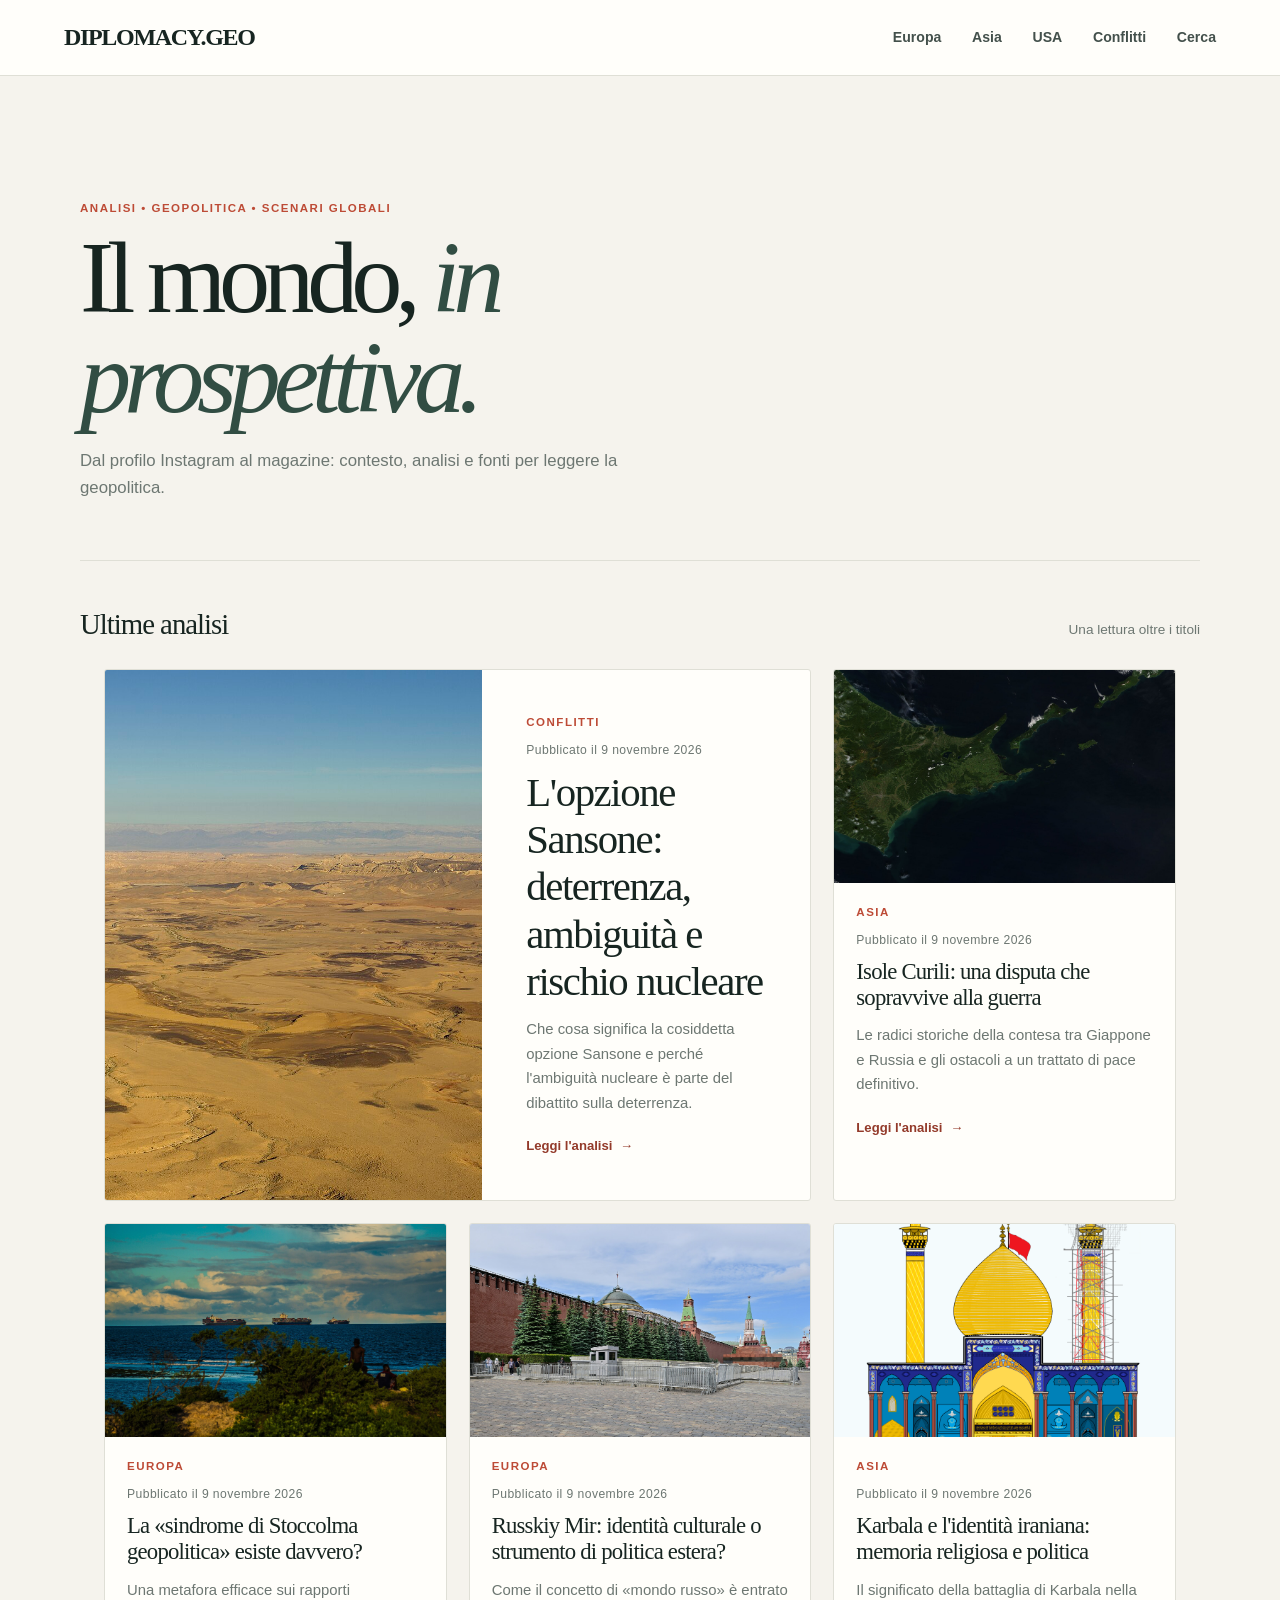
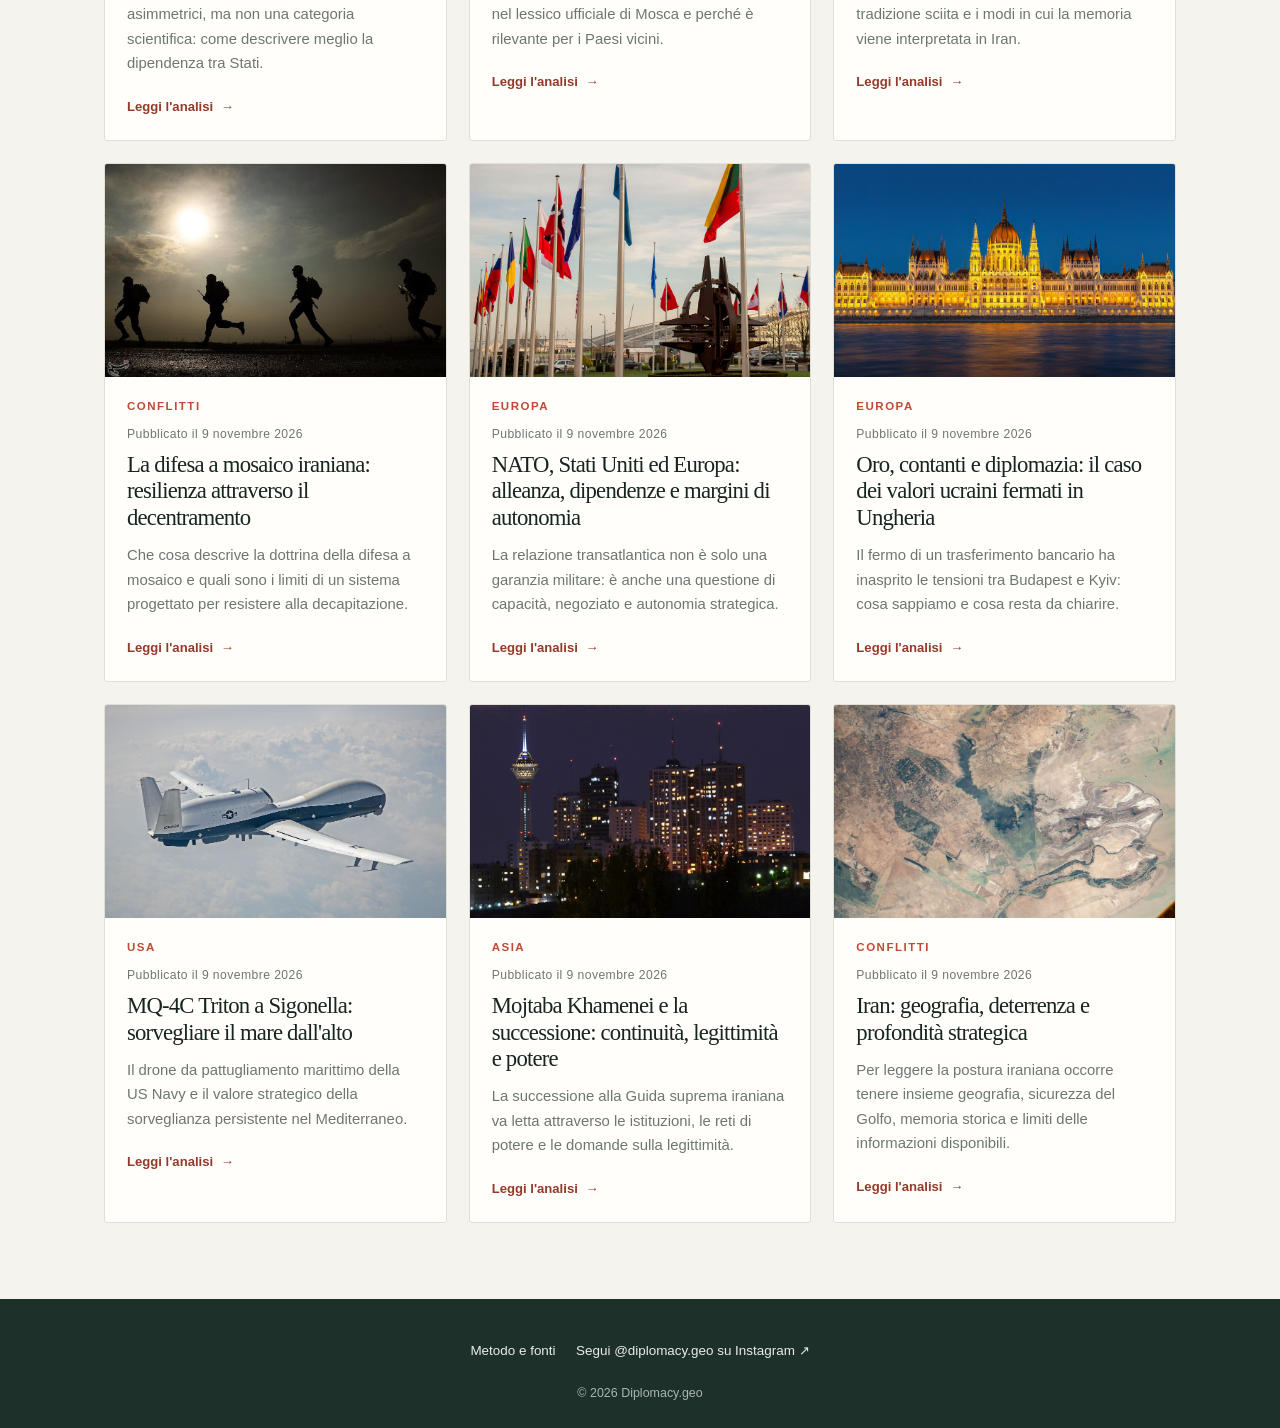
<file: index.html>
<!DOCTYPE html>
<html lang="it">
<head>
  <meta charset="UTF-8">
  <meta name="viewport" content="width=device-width, initial-scale=1">
  <title>DIPLOMACY.GEO</title>
  <link rel="icon" type="image/png" href="assets/images/imresizer-favicon.png">
  <link rel="stylesheet" href="assets/css/style.css">
</head>
<body>
  <header>
    <a class="header-title" href="index.html">DIPLOMACY.GEO</a>
    <nav class="header-nav" aria-label="Navigazione principale">
      <a href="categoria.html?cat=europa">Europa</a>
      <a href="categoria.html?cat=asia">Asia</a>
      <a href="categoria.html?cat=usa">USA</a>
      <a href="categoria.html?cat=conflitti">Conflitti</a>
      <a href="search.html">Cerca</a>
    </nav>
  </header>

  <main class="page-shell">
    <section class="page-intro">
      <p class="eyebrow">Analisi • Geopolitica • Scenari globali</p>
      <h1>Il mondo, <span>in prospettiva.</span></h1>
      <p>Dal profilo Instagram al magazine: contesto, analisi e fonti per leggere la geopolitica.</p>
    </section>
    <section>
      <div class="section-heading">
        <h2>Ultime analisi</h2>
        <span>Una lettura oltre i titoli</span>
      </div>
      <div class="content article-grid" id="news-grid">
        <!-- Notizie caricate via JS -->
      </div>
    </section>
  </main>
  <footer>
    <div class="footer-content">
      <div class="footer-links">
        <a href="metodo.html">Metodo e fonti</a>
        <a href="https://www.instagram.com/diplomacy.geo/" target="_blank" rel="noopener noreferrer">Segui @diplomacy.geo su Instagram ↗</a>
      </div>
      <div class="footer-copy">&copy; 2026 Diplomacy.geo</div>
    </div>
  </footer>
  <script src="assets/js/main.js"></script>
</body>
</html>
</file>
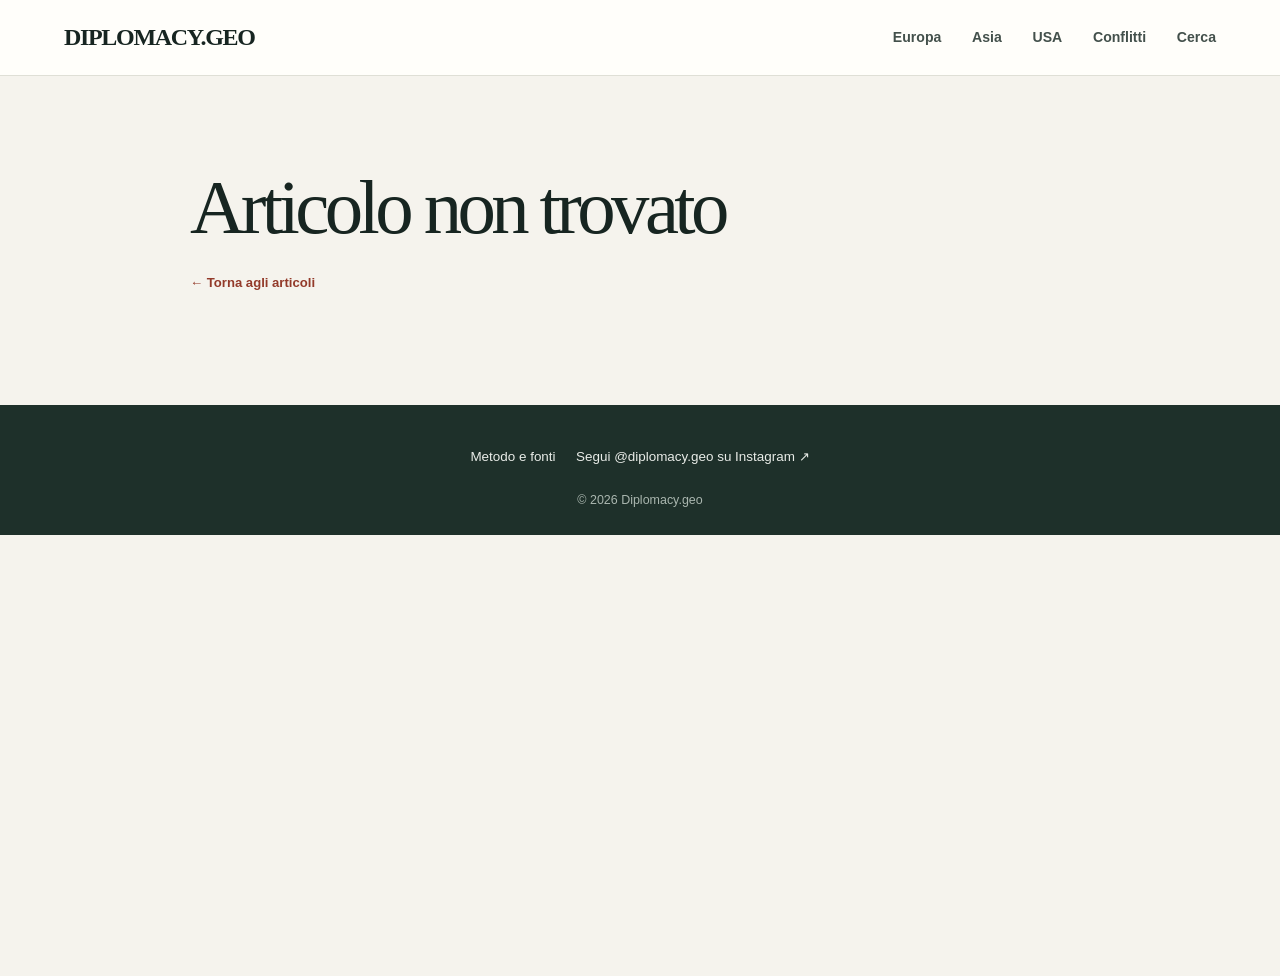
<file: article.html>
<!DOCTYPE html>
<html lang="it">
<head>
  <meta charset="UTF-8">
  <meta name="viewport" content="width=device-width, initial-scale=1">
  <title>Articolo - DIPLOMACY.GEO</title>
  <link rel="stylesheet" href="assets/css/style.css">
</head>
<body>

<header>
  <a class="header-title" href="index.html">DIPLOMACY.GEO</a>
  <nav class="header-nav" aria-label="Navigazione principale">
    <a href="categoria.html?cat=europa">Europa</a>
    <a href="categoria.html?cat=asia">Asia</a>
    <a href="categoria.html?cat=usa">USA</a>
    <a href="categoria.html?cat=conflitti">Conflitti</a>
    <a href="search.html">Cerca</a>
  </nav>
</header>

<div class="overlay">
  <h1 id="title"></h1>
  <div class="content article-page">
    <a href="index.html" class="article-link">← Torna agli articoli</a>
    <time id="date" class="article-date"></time>
    <time id="updated-date" class="article-date updated-date" hidden></time>
    <a id="instagram-source" class="instagram-source" hidden target="_blank" rel="noopener noreferrer">Dal post Instagram ↗</a>
    <img id="image" class="article-hero" hidden>
    <p id="image-credit" class="image-credit" hidden></p>
    <div id="content"></div>
    <section id="article-sources" class="article-sources" hidden>
      <h2>Fonti e approfondimenti</h2>
      <ul id="source-list"></ul>
    </section>
  </div>

  <footer>
    <div id="related-articles"></div>
    <div class="footer-content">
      <div class="footer-links">
        <a href="metodo.html">Metodo e fonti</a>
        <a href="https://www.instagram.com/diplomacy.geo/" target="_blank" rel="noopener noreferrer">Segui @diplomacy.geo su Instagram ↗</a>
      </div>
      <div class="footer-copy">&copy; 2026 Diplomacy.geo</div>
    </div>
  </footer>
</div>

<script src="assets/js/article.js"></script>

</body>
</html>
</file>
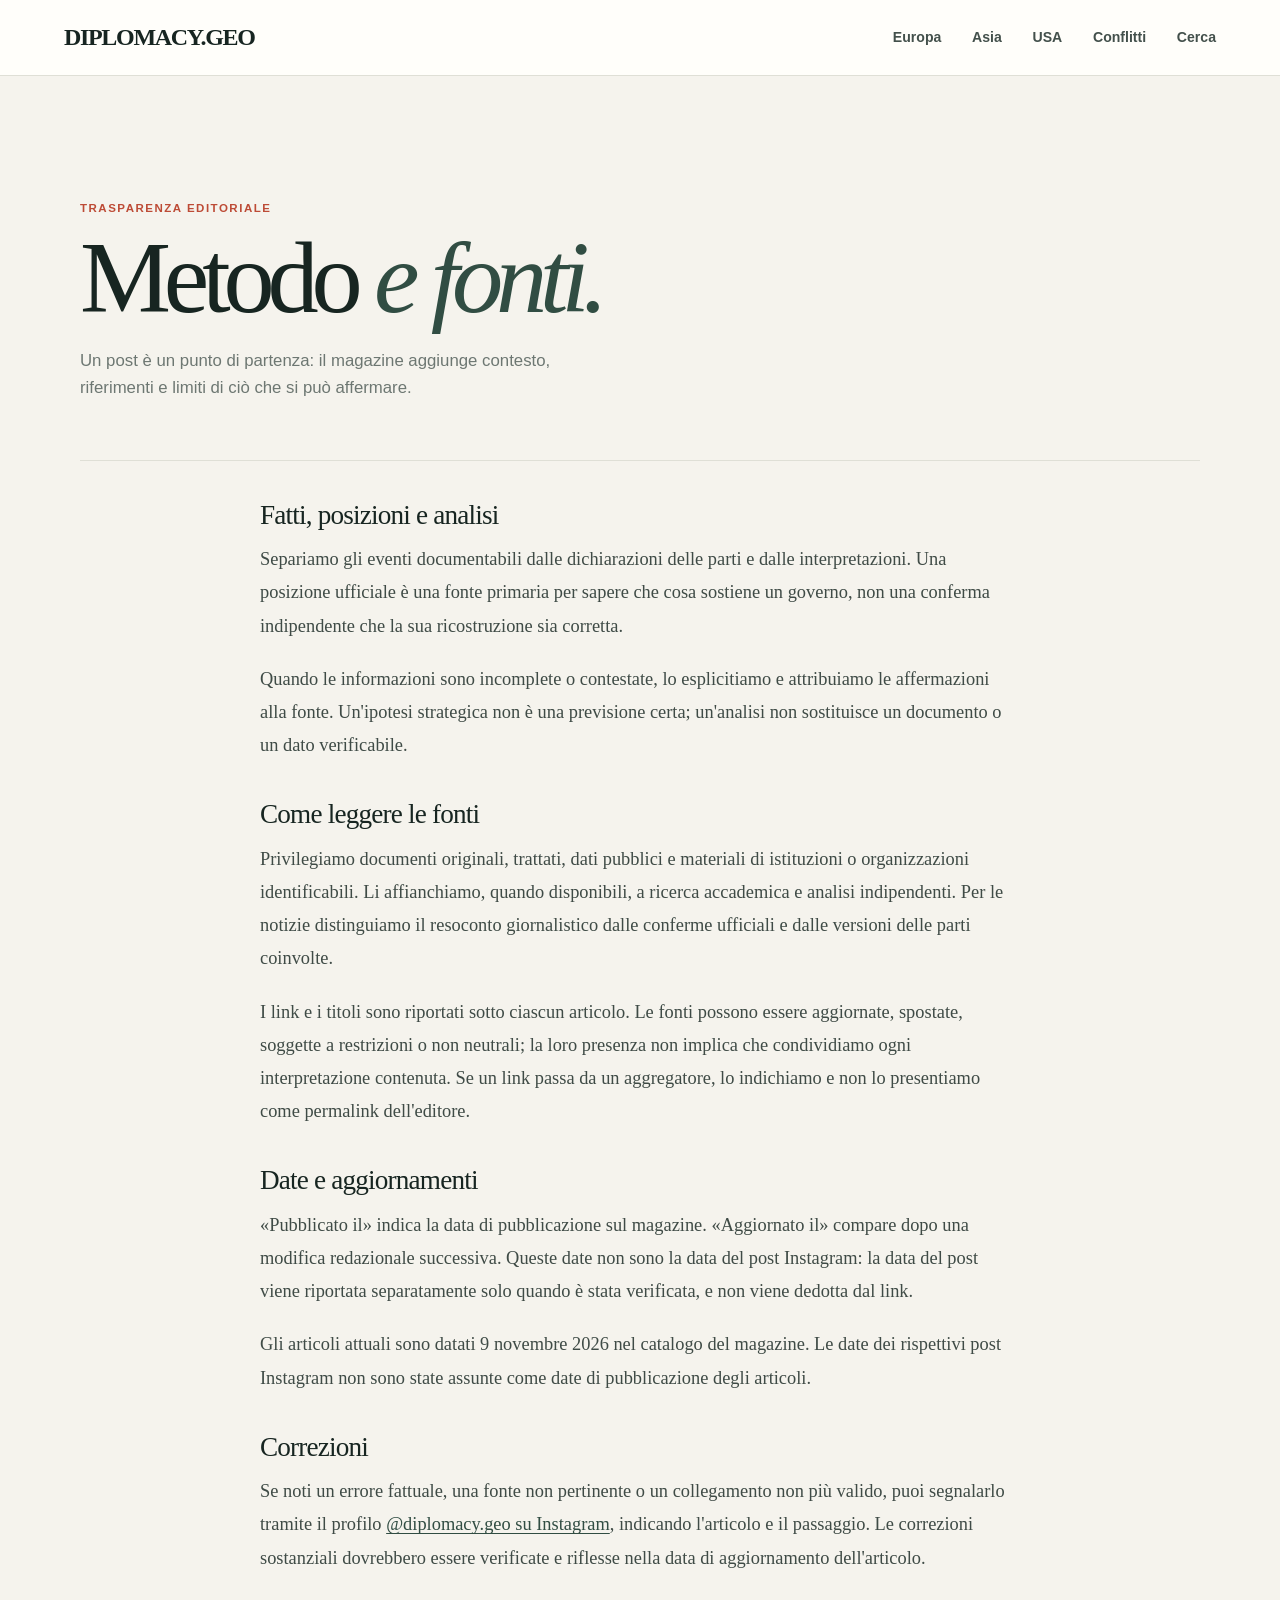
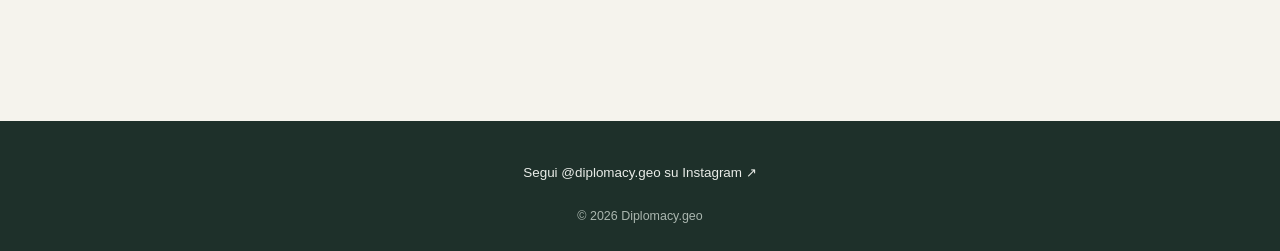
<file: metodo.html>
<!DOCTYPE html>
<html lang="it">
<head>
  <meta charset="UTF-8">
  <meta name="viewport" content="width=device-width, initial-scale=1">
  <title>Metodo e fonti - DIPLOMACY.GEO</title>
  <link rel="icon" type="image/png" href="assets/images/imresizer-favicon.png">
  <link rel="stylesheet" href="assets/css/style.css">
</head>
<body>
  <header>
    <a class="header-title" href="index.html">DIPLOMACY.GEO</a>
    <nav class="header-nav" aria-label="Navigazione principale">
      <a href="categoria.html?cat=europa">Europa</a>
      <a href="categoria.html?cat=asia">Asia</a>
      <a href="categoria.html?cat=usa">USA</a>
      <a href="categoria.html?cat=conflitti">Conflitti</a>
      <a href="search.html">Cerca</a>
    </nav>
  </header>

  <main class="page-shell method-page">
    <section class="page-intro">
      <p class="eyebrow">Trasparenza editoriale</p>
      <h1>Metodo <span>e fonti.</span></h1>
      <p>Un post è un punto di partenza: il magazine aggiunge contesto, riferimenti e limiti di ciò che si può affermare.</p>
    </section>

    <article class="method-copy">
      <section>
        <h2>Fatti, posizioni e analisi</h2>
        <p>Separiamo gli eventi documentabili dalle dichiarazioni delle parti e dalle interpretazioni. Una posizione ufficiale è una fonte primaria per sapere che cosa sostiene un governo, non una conferma indipendente che la sua ricostruzione sia corretta.</p>
        <p>Quando le informazioni sono incomplete o contestate, lo esplicitiamo e attribuiamo le affermazioni alla fonte. Un'ipotesi strategica non è una previsione certa; un'analisi non sostituisce un documento o un dato verificabile.</p>
      </section>

      <section>
        <h2>Come leggere le fonti</h2>
        <p>Privilegiamo documenti originali, trattati, dati pubblici e materiali di istituzioni o organizzazioni identificabili. Li affianchiamo, quando disponibili, a ricerca accademica e analisi indipendenti. Per le notizie distinguiamo il resoconto giornalistico dalle conferme ufficiali e dalle versioni delle parti coinvolte.</p>
        <p>I link e i titoli sono riportati sotto ciascun articolo. Le fonti possono essere aggiornate, spostate, soggette a restrizioni o non neutrali; la loro presenza non implica che condividiamo ogni interpretazione contenuta. Se un link passa da un aggregatore, lo indichiamo e non lo presentiamo come permalink dell'editore.</p>
      </section>

      <section>
        <h2>Date e aggiornamenti</h2>
        <p>«Pubblicato il» indica la data di pubblicazione sul magazine. «Aggiornato il» compare dopo una modifica redazionale successiva. Queste date non sono la data del post Instagram: la data del post viene riportata separatamente solo quando è stata verificata, e non viene dedotta dal link.</p>
        <p>Gli articoli attuali sono datati 9 novembre 2026 nel catalogo del magazine. Le date dei rispettivi post Instagram non sono state assunte come date di pubblicazione degli articoli.</p>
      </section>

      <section>
        <h2>Correzioni</h2>
        <p>Se noti un errore fattuale, una fonte non pertinente o un collegamento non più valido, puoi segnalarlo tramite il profilo <a href="https://www.instagram.com/diplomacy.geo/" target="_blank" rel="noopener noreferrer">@diplomacy.geo su Instagram</a>, indicando l'articolo e il passaggio. Le correzioni sostanziali dovrebbero essere verificate e riflesse nella data di aggiornamento dell'articolo.</p>
      </section>
    </article>
  </main>

  <footer>
    <div class="footer-content">
      <div class="footer-links">
        <a href="https://www.instagram.com/diplomacy.geo/" target="_blank" rel="noopener noreferrer">Segui @diplomacy.geo su Instagram ↗</a>
      </div>
      <div class="footer-copy">&copy; 2026 Diplomacy.geo</div>
    </div>
  </footer>
</body>
</html>
</file>
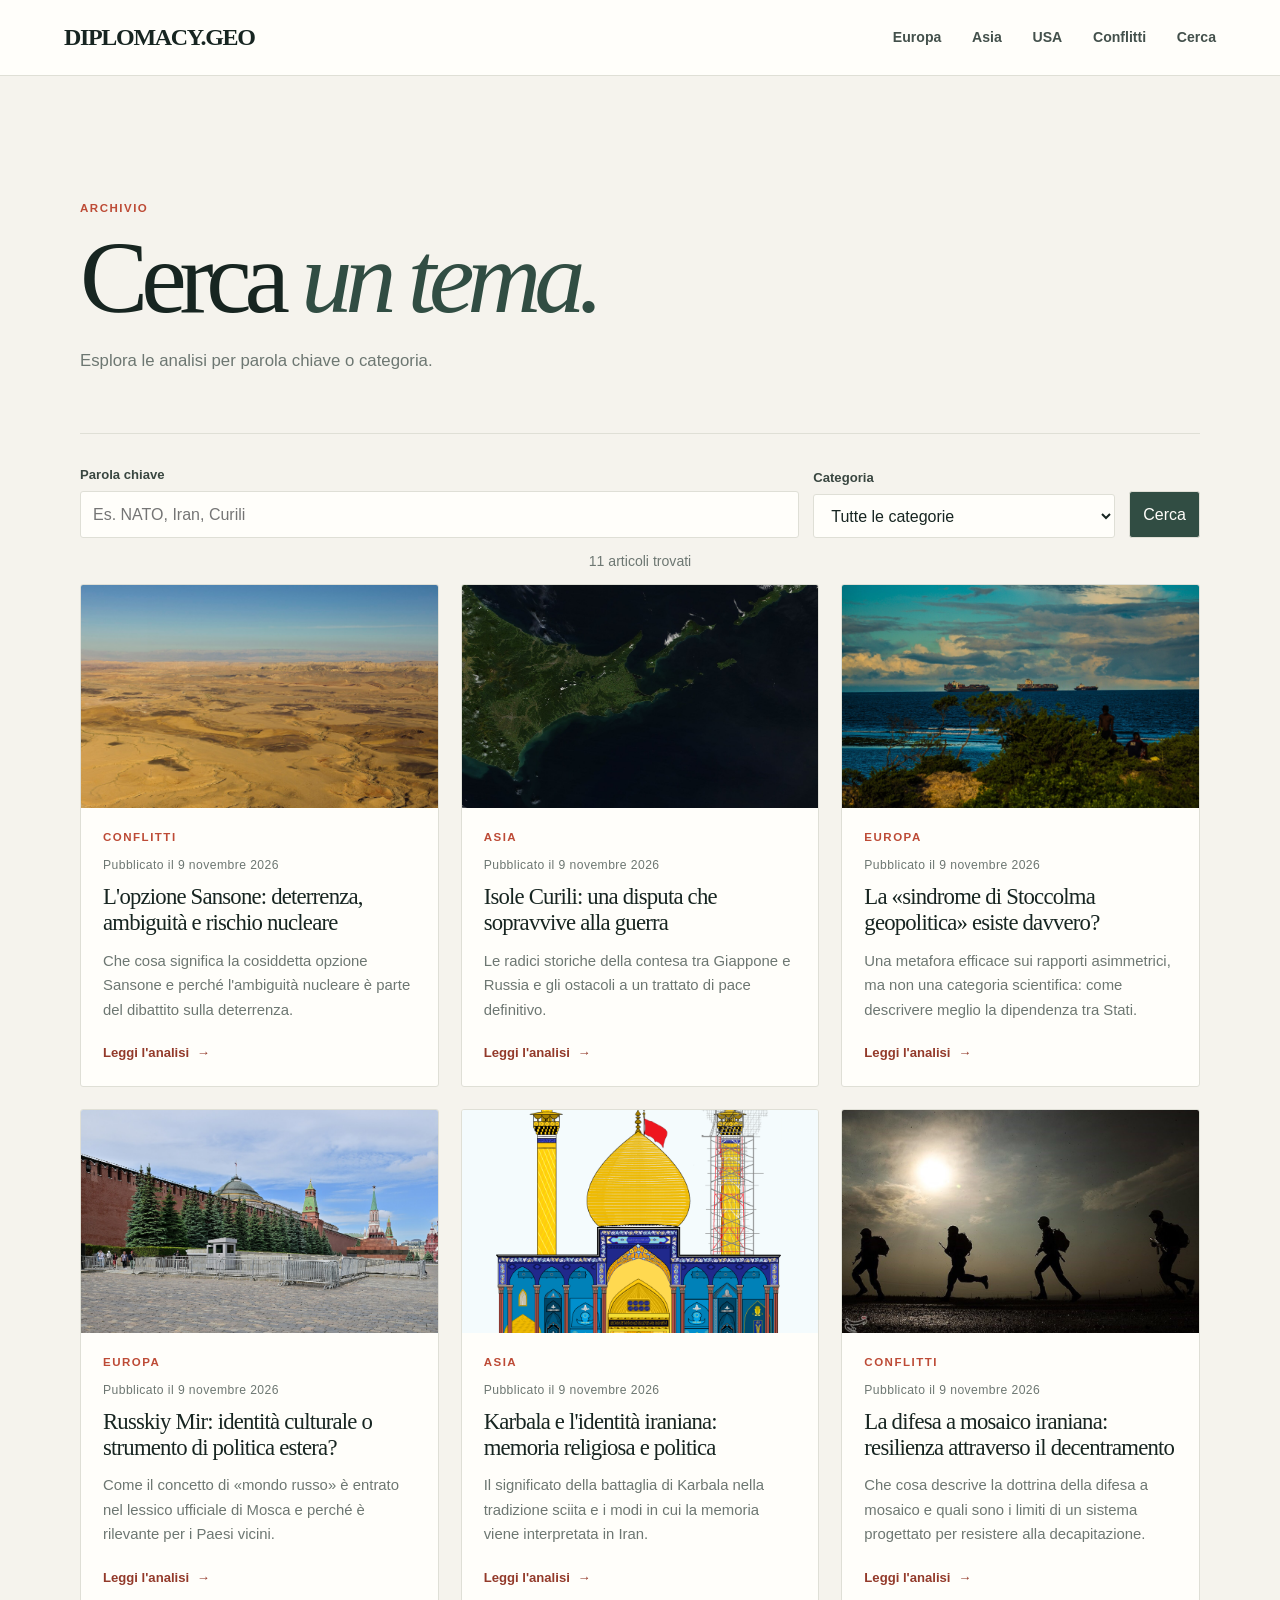
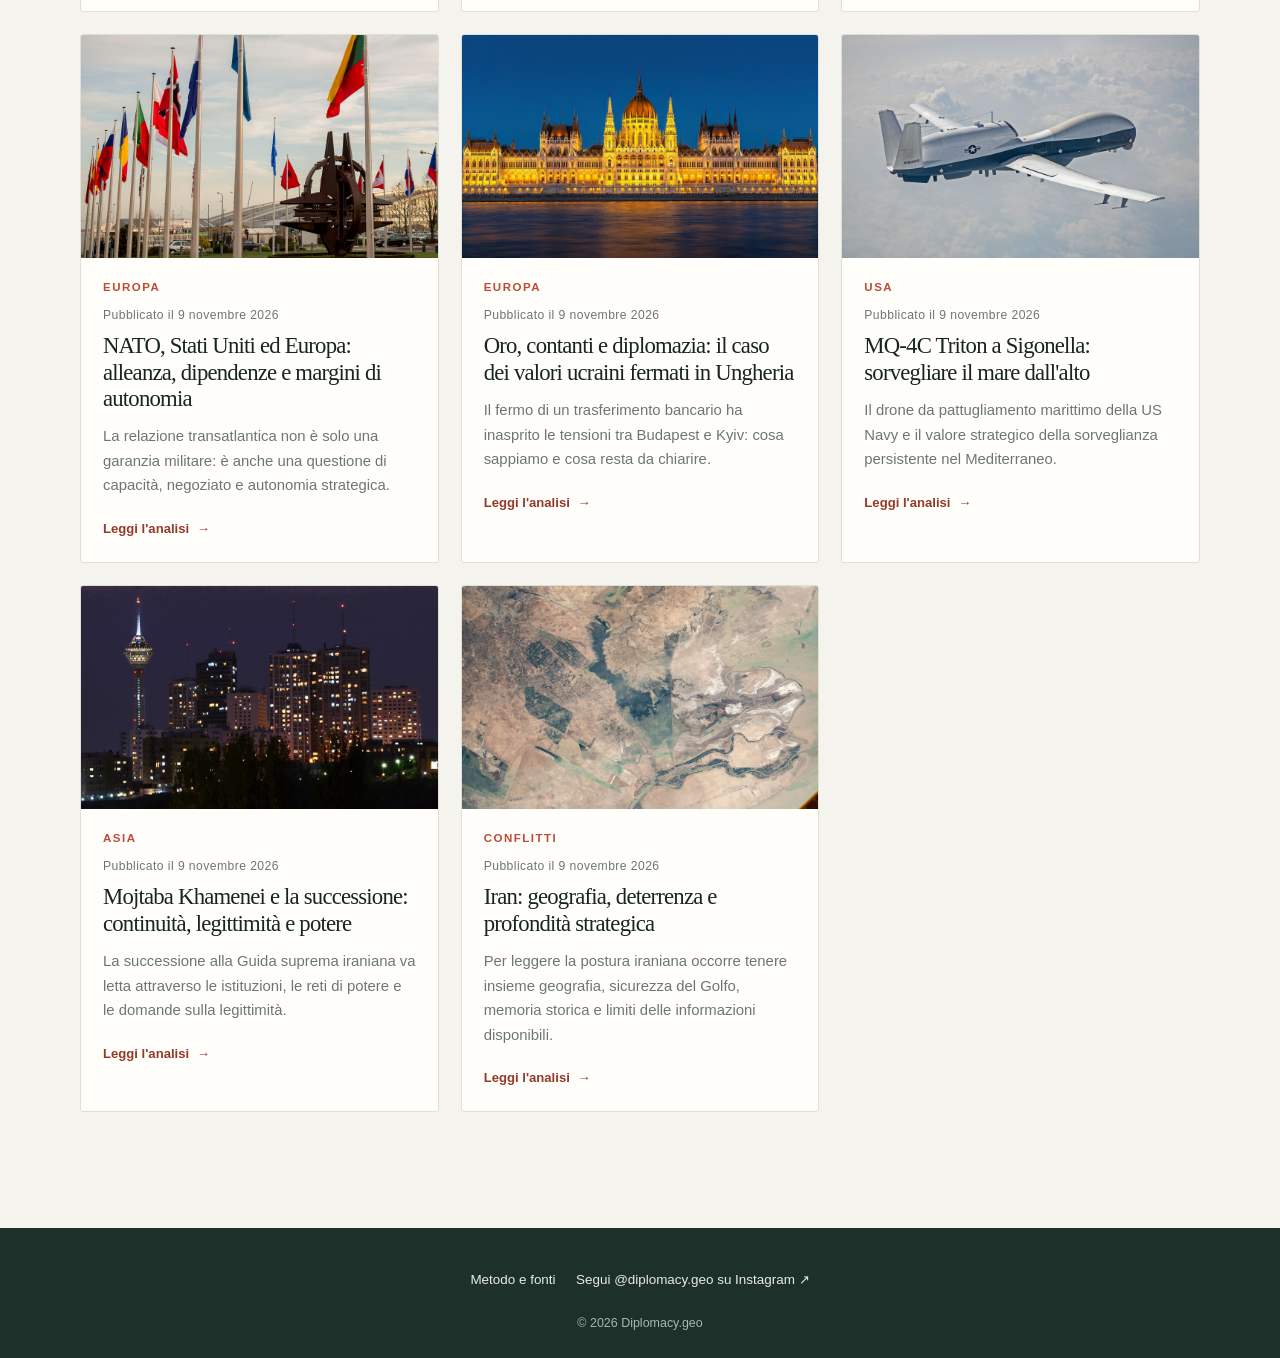
<file: search.html>
<!DOCTYPE html>
<html lang="it">
<head>
  <meta charset="UTF-8">
  <meta name="viewport" content="width=device-width, initial-scale=1">
  <title>Cerca - DIPLOMACY.GEO</title>
  <link rel="icon" type="image/png" href="assets/images/imresizer-favicon.png">
  <link rel="stylesheet" href="assets/css/style.css">
</head>
<body>
  <header>
    <a class="header-title" href="index.html">DIPLOMACY.GEO</a>
    <nav class="header-nav" aria-label="Navigazione principale">
      <a href="categoria.html?cat=europa">Europa</a>
      <a href="categoria.html?cat=asia">Asia</a>
      <a href="categoria.html?cat=usa">USA</a>
      <a href="categoria.html?cat=conflitti">Conflitti</a>
      <a href="search.html" aria-current="page">Cerca</a>
    </nav>
  </header>

  <main class="page-shell search-page">
    <section class="page-intro">
      <p class="eyebrow">Archivio</p>
      <h1>Cerca <span>un tema.</span></h1>
      <p>Esplora le analisi per parola chiave o categoria.</p>
    </section>

    <form id="search-form" class="search-controls" role="search">
      <div>
        <label for="search">Parola chiave</label>
        <input id="search" name="q" type="search" placeholder="Es. NATO, Iran, Curili" autocomplete="off">
      </div>
      <div>
        <label for="filtro">Categoria</label>
        <select id="filtro" name="categoria">
          <option value="">Tutte le categorie</option>
          <option value="europa">Europa</option>
          <option value="asia">Asia</option>
          <option value="usa">USA</option>
          <option value="conflitti">Conflitti</option>
        </select>
      </div>
      <button id="search-btn" type="submit">Cerca</button>
    </form>

    <p id="status" class="search-status" role="status" aria-live="polite"></p>
    <section id="articles" class="article-grid search-results" aria-label="Risultati della ricerca"></section>
  </main>

  <footer>
    <div class="footer-content">
      <div class="footer-links">
        <a href="metodo.html">Metodo e fonti</a>
        <a href="https://www.instagram.com/diplomacy.geo/" target="_blank" rel="noopener noreferrer">Segui @diplomacy.geo su Instagram ↗</a>
      </div>
      <div class="footer-copy">&copy; 2026 Diplomacy.geo</div>
    </div>
  </footer>

  <script src="assets/js/search.js"></script>
</body>
</html>
</file>
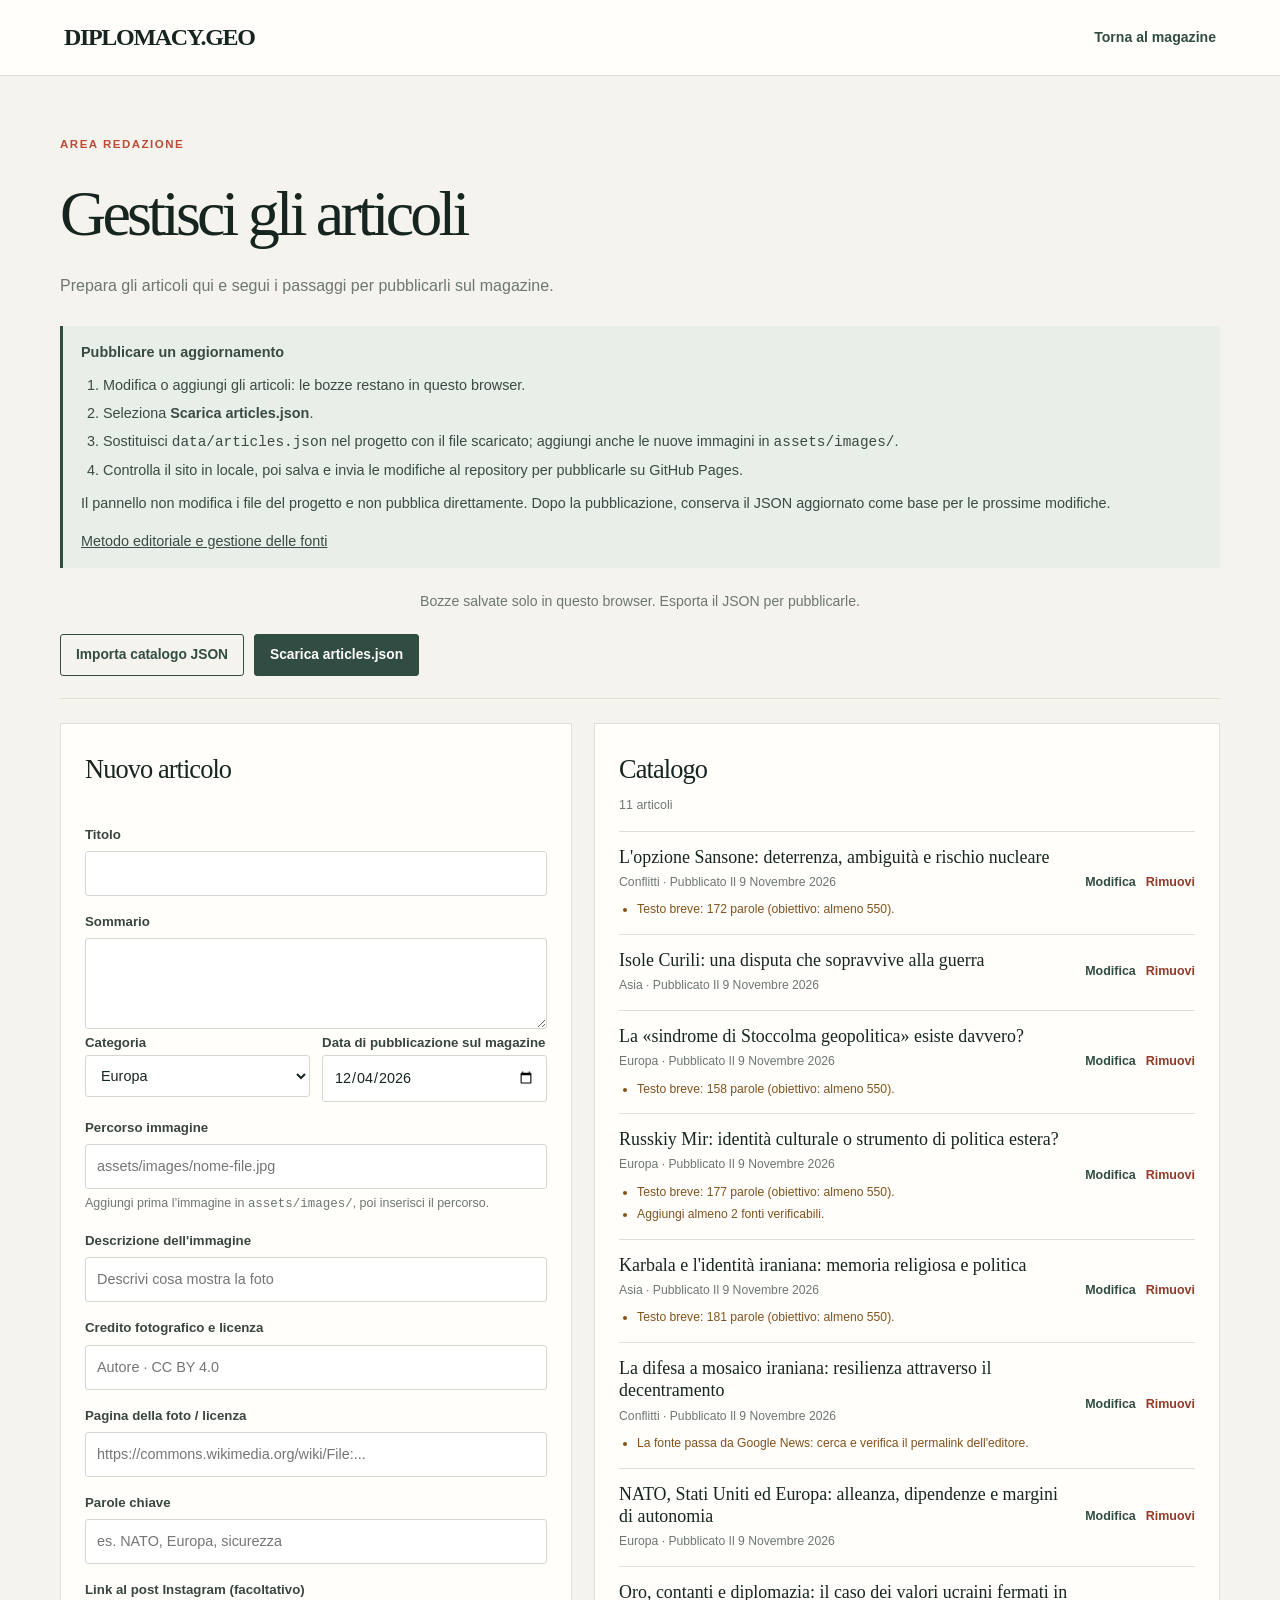
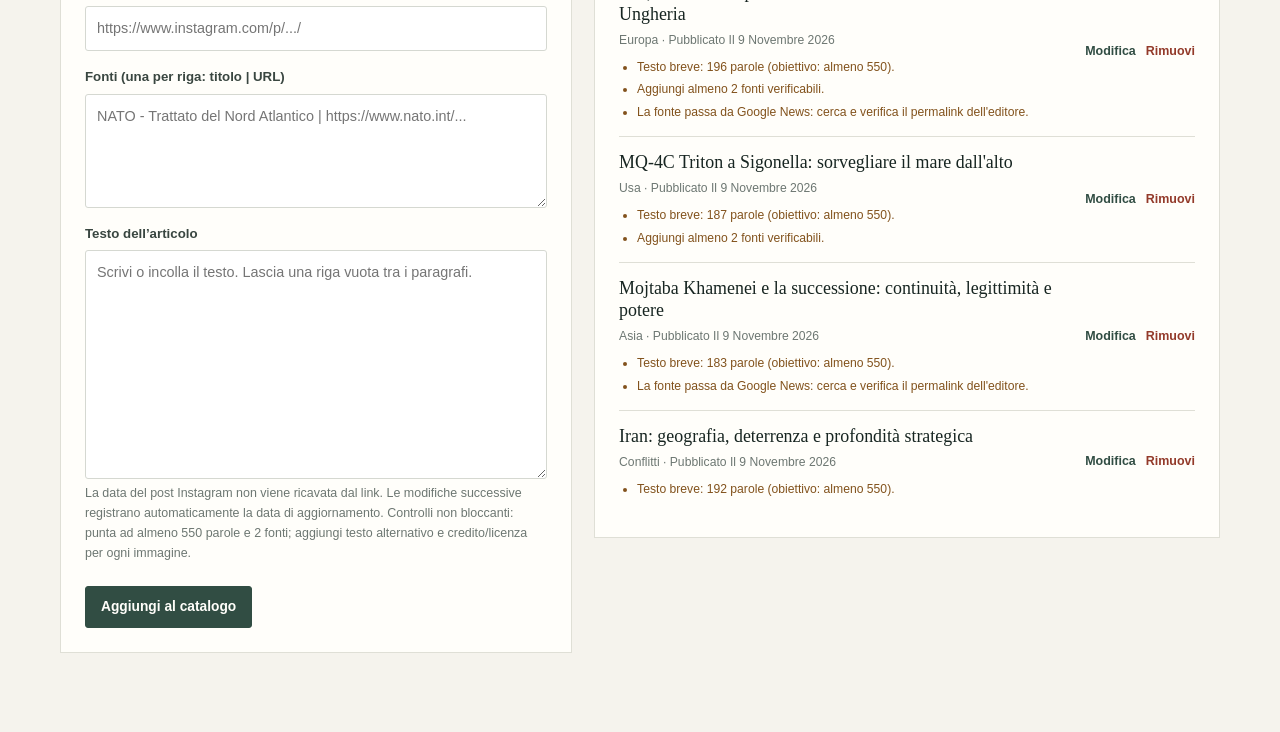
<file: admin/admin.html>
<!DOCTYPE html>
<html lang="it">
<head>
  <meta charset="UTF-8">
  <meta name="viewport" content="width=device-width, initial-scale=1">
  <title>Redazione - DIPLOMACY.GEO</title>
  <link rel="stylesheet" href="../assets/css/style.css">
  <link rel="stylesheet" href="admin.css">
</head>
<body class="admin-page">
  <header>
    <a class="header-title" href="../index.html">DIPLOMACY.GEO</a>
    <a class="admin-back" href="../index.html">Torna al magazine</a>
  </header>

  <main class="admin-shell">
    <section class="admin-heading">
      <p class="eyebrow">Area redazione</p>
      <h1>Gestisci gli articoli</h1>
      <p>Prepara gli articoli qui e segui i passaggi per pubblicarli sul magazine.</p>
    </section>

    <aside class="admin-notice">
      <strong>Pubblicare un aggiornamento</strong>
      <ol>
        <li>Modifica o aggiungi gli articoli: le bozze restano in questo browser.</li>
        <li>Seleziona <strong>Scarica articles.json</strong>.</li>
        <li>Sostituisci <code>data/articles.json</code> nel progetto con il file scaricato; aggiungi anche le nuove immagini in <code>assets/images/</code>.</li>
        <li>Controlla il sito in locale, poi salva e invia le modifiche al repository per pubblicarle su GitHub Pages.</li>
      </ol>
      Il pannello non modifica i file del progetto e non pubblica direttamente. Dopo la pubblicazione, conserva il JSON aggiornato come base per le prossime modifiche.
      <p><a href="../metodo.html">Metodo editoriale e gestione delle fonti</a></p>
    </aside>

    <div id="status" class="admin-status" role="status" aria-live="polite"></div>

    <section class="admin-toolbar" aria-label="Importa o esporta il catalogo">
      <input id="import-file" type="file" accept=".json,application/json">
      <label class="admin-button admin-button-secondary" for="import-file">Importa catalogo JSON</label>
      <button id="export-button" class="admin-button" type="button">Scarica articles.json</button>
    </section>

    <div class="admin-columns">
      <section class="admin-panel">
        <h2 id="form-heading">Nuovo articolo</h2>
        <form id="article-form">
          <label for="title">Titolo</label>
          <input id="title" name="title" required maxlength="140" autocomplete="off">

          <label for="description">Sommario</label>
          <textarea id="description" name="description" rows="3" required maxlength="400"></textarea>

          <div class="admin-form-row">
            <div>
              <label for="category">Categoria</label>
              <select id="category" name="category" required>
                <option value="europa">Europa</option>
                <option value="asia">Asia</option>
                <option value="usa">USA</option>
                <option value="conflitti">Conflitti</option>
              </select>
            </div>
            <div>
              <label for="date">Data di pubblicazione sul magazine</label>
              <input id="date" name="date" type="date" required>
            </div>
          </div>

          <label for="image">Percorso immagine</label>
          <input id="image" name="image" placeholder="assets/images/nome-file.jpg" required>
          <p class="admin-help">Aggiungi prima l’immagine in <code>assets/images/</code>, poi inserisci il percorso.</p>

          <label for="image-alt">Descrizione dell'immagine</label>
          <input id="image-alt" name="imageAlt" maxlength="200" placeholder="Descrivi cosa mostra la foto">

          <label for="image-credit">Credito fotografico e licenza</label>
          <input id="image-credit" name="imageCredit" maxlength="200" placeholder="Autore · CC BY 4.0">

          <label for="image-credit-url">Pagina della foto / licenza</label>
          <input id="image-credit-url" name="imageCreditUrl" type="url" placeholder="https://commons.wikimedia.org/wiki/File:...">

          <label for="tags">Parole chiave</label>
          <input id="tags" name="tags" placeholder="es. NATO, Europa, sicurezza">

          <label for="instagram-url">Link al post Instagram (facoltativo)</label>
          <input id="instagram-url" name="instagramUrl" type="url" placeholder="https://www.instagram.com/p/.../">

          <label for="sources">Fonti (una per riga: titolo | URL)</label>
          <textarea id="sources" name="sources" rows="4" placeholder="NATO - Trattato del Nord Atlantico | https://www.nato.int/..."></textarea>

          <label for="body">Testo dell’articolo</label>
          <textarea id="body" name="body" rows="9" placeholder="Scrivi o incolla il testo. Lascia una riga vuota tra i paragrafi."></textarea>
          <p class="admin-help">La data del post Instagram non viene ricavata dal link. Le modifiche successive registrano automaticamente la data di aggiornamento. Controlli non bloccanti: punta ad almeno 550 parole e 2 fonti; aggiungi testo alternativo e credito/licenza per ogni immagine.</p>

          <div class="admin-form-actions">
            <button id="save-button" class="admin-button" type="submit">Aggiungi al catalogo</button>
            <button id="cancel-edit" class="admin-button admin-button-secondary" type="button" hidden>Annulla modifica</button>
          </div>
        </form>
      </section>

      <section class="admin-panel admin-list-panel">
        <div class="admin-list-heading">
          <div>
            <h2>Catalogo</h2>
            <p id="article-count" class="admin-help"></p>
          </div>
        </div>
        <div id="article-list" class="admin-article-list"></div>
      </section>
    </div>
  </main>

  <script src="admin.js"></script>
</body>
</html>
</file>
<file: assets/css/style.css>
:root {
  color-scheme: light;
  --paper: #f5f3ed;
  --surface: #fffefa;
  --ink: #172521;
  --muted: #6d7772;
  --line: #dfdfd6;
  --accent: #bd4b36;
  --accent-dark: #933a2a;
  --green: #314d43;
  --serif: Georgia, "Times New Roman", serif;
  --sans: "Segoe UI", Arial, sans-serif;
}

* {
  box-sizing: border-box;
}

html {
  background: var(--paper);
}

body {
  margin: 0;
  color: var(--ink);
  background: var(--paper);
  font-family: var(--sans);
  line-height: 1.6;
}

a {
  color: inherit;
}

a:focus-visible {
  outline: 3px solid var(--accent);
  outline-offset: 4px;
}

header {
  min-height: 76px;
  padding: 0 max(5vw, 24px);
  display: flex;
  align-items: center;
  justify-content: space-between;
  gap: 28px;
  background: var(--surface);
  border-bottom: 1px solid var(--line);
}

.header-title {
  color: var(--ink);
  font-family: var(--serif);
  font-size: 1.5rem;
  font-weight: 700;
  letter-spacing: -.055em;
  text-decoration: none;
  white-space: nowrap;
}

.header-nav {
  display: flex;
  align-items: center;
  gap: clamp(14px, 2.4vw, 34px);
}

.header-nav a {
  position: relative;
  color: #43504b;
  font-size: .88rem;
  font-weight: 600;
  text-decoration: none;
  transition: color .18s ease;
}

.header-nav a:hover {
  color: var(--accent);
}

.page-shell {
  width: min(1120px, calc(100% - 48px));
  margin: 0 auto;
}

.page-intro {
  padding: clamp(54px, 9vw, 112px) 0 58px;
  border-bottom: 1px solid var(--line);
}

.eyebrow,
.category-label {
  color: var(--accent);
  font-size: .72rem;
  font-weight: 750;
  letter-spacing: .13em;
  line-height: 1.4;
  text-transform: uppercase;
}

.page-intro h1 {
  max-width: 760px;
  margin: 12px 0 14px;
  color: var(--ink);
  font-family: var(--serif);
  font-size: clamp(3rem, 8vw, 6.5rem);
  font-weight: 500;
  letter-spacing: -.07em;
  line-height: .98;
}

.page-intro h1 span {
  color: var(--green);
  font-style: italic;
}

.page-intro > p:last-child {
  max-width: 540px;
  margin: 20px 0 0;
  color: var(--muted);
  font-size: 1.05rem;
  text-align: left;
}

.section-heading {
  display: flex;
  align-items: baseline;
  justify-content: space-between;
  gap: 20px;
  margin: 40px 0 22px;
}

.section-heading h2 {
  margin: 0;
  font-family: var(--serif);
  font-size: 1.8rem;
  font-weight: 500;
  letter-spacing: -.035em;
}

.section-heading span {
  color: var(--muted);
  font-size: .85rem;
}

.content {
  width: min(1120px, calc(100% - 48px));
  margin: 34px auto 76px;
}

.article-grid {
  display: grid;
  grid-template-columns: repeat(3, minmax(0, 1fr));
  gap: 22px;
  margin-top: 0;
}

.article-card {
  min-width: 0;
  overflow: hidden;
  background: var(--surface);
  border: 1px solid var(--line);
  border-radius: 3px;
  transition: border-color .2s ease, transform .2s ease, box-shadow .2s ease;
}

.article-card:hover {
  transform: translateY(-4px);
  border-color: #c9c8bd;
  box-shadow: 0 14px 32px rgb(23 37 33 / 8%);
}

.article-card-featured {
  grid-column: span 2;
  display: grid;
  grid-template-columns: 1.15fr 1fr;
}

.article-card-image {
  display: block;
  overflow: hidden;
  aspect-ratio: 16 / 10;
  background: #e4e3dc;
}

.article-card-featured .article-card-image {
  height: 100%;
  min-height: 300px;
  aspect-ratio: auto;
}

.article-img {
  display: block;
  width: 100%;
  height: 100%;
  object-fit: cover;
  transition: transform .35s ease;
}

.article-card:hover .article-img {
  transform: scale(1.035);
}

.article-info {
  display: flex;
  align-items: flex-start;
  flex-direction: column;
  padding: 21px 22px 23px;
}

.article-card-featured .article-info {
  justify-content: center;
  padding: clamp(24px, 4vw, 44px);
}

.article-date {
  margin-top: 11px;
  color: var(--muted);
  font-size: .76rem;
  letter-spacing: .035em;
}

.updated-date {
  margin-top: 5px;
}

.method-copy {
  width: min(760px, 100%);
  margin: 0 auto;
  padding: 38px 0 70px;
  color: #3f4b46;
  font-family: var(--serif);
  font-size: 1.15rem;
  line-height: 1.8;
}

.method-copy section + section {
  margin-top: 36px;
}

.method-copy h2 {
  margin: 0 0 12px;
  color: var(--ink);
  font-size: 1.7rem;
  font-weight: 500;
  letter-spacing: -.03em;
  line-height: 1.2;
}

.method-copy p {
  margin: 0 0 1.1em;
}

.method-copy a {
  color: var(--green);
  text-underline-offset: 3px;
}

.article-title {
  margin: 8px 0 0;
  color: var(--ink);
  font-family: var(--serif);
  font-size: 1.42rem;
  font-weight: 500;
  letter-spacing: -.035em;
  line-height: 1.16;
}

.article-card-featured .article-title {
  font-size: clamp(1.8rem, 3.2vw, 2.55rem);
}

.article-title a {
  text-decoration: none;
}

.article-title a:hover {
  color: var(--accent-dark);
}

.article-desc {
  margin: 12px 0 0;
  color: var(--muted);
  font-size: .93rem;
  line-height: 1.65;
  text-align: left;
}

.article-link {
  margin-top: auto;
  padding-top: 20px;
  color: var(--accent-dark);
  font-size: .82rem;
  font-weight: 700;
  text-decoration: none;
}

.article-link span {
  display: inline-block;
  margin-left: 4px;
  transition: transform .18s ease;
}

.article-link:hover span {
  transform: translateX(4px);
}

main.content > h1,
.content > h1 {
  margin: 0 0 28px;
  color: var(--ink);
  font-family: var(--serif);
  font-size: clamp(2.5rem, 6vw, 4.5rem);
  font-weight: 500;
  letter-spacing: -.06em;
  text-align: left;
}

.category-page {
  padding-top: 30px;
}

.category-page .article-card {
  margin-bottom: 22px;
}

.category-page .article-card-image {
  aspect-ratio: 16 / 7;
}

.overlay {
  min-height: 100vh;
  padding-top: 1px;
  background: var(--paper);
  text-align: left;
}

.overlay > h1 {
  width: min(900px, calc(100% - 48px));
  margin: clamp(42px, 8vw, 92px) auto 0;
  color: var(--ink);
  font-family: var(--serif);
  font-size: clamp(2.7rem, 6vw, 5rem);
  font-weight: 500;
  letter-spacing: -.06em;
  line-height: 1.02;
  text-align: left;
}

.article-page {
  width: min(900px, calc(100% - 48px));
  margin: 0 auto 72px;
  padding: 22px 0;
  text-align: left;
}

.article-page > .article-link {
  display: inline-block;
  margin: 0 0 18px;
  padding: 0;
}

.article-page .article-date {
  margin: 0;
}

.instagram-source {
  display: inline-block;
  margin-top: 8px;
  color: var(--accent-dark);
  font-size: .82rem;
  font-weight: 700;
  text-decoration: none;
}

.instagram-source:hover {
  text-decoration: underline;
}

.instagram-source[hidden] {
  display: none;
}

.article-hero {
  display: block;
  width: 100%;
  max-height: 520px;
  margin: 26px 0 34px;
  aspect-ratio: 16 / 9;
  object-fit: cover;
}

.article-hero[hidden] {
  display: none;
}

.image-credit {
  margin: -25px 0 30px;
  color: var(--muted);
  font-size: .75rem;
  line-height: 1.5;
}

.image-credit[hidden] {
  display: none;
}

.image-credit a {
  color: inherit;
  text-decoration: underline;
  text-underline-offset: 2px;
}

#content {
  color: #3f4b46;
  font-family: var(--serif);
  font-size: 1.2rem;
  line-height: 1.85;
}

#content p {
  max-width: 720px;
  margin: 0 0 1.4em;
  color: inherit;
  text-align: left;
}

#content img,
#content iframe {
  display: block;
  width: 100%;
  max-width: 100%;
  margin: 28px 0;
  border: 0;
  border-radius: 3px;
}

#content iframe {
  aspect-ratio: 16 / 9;
}

.article-sources {
  margin-top: 42px;
  padding-top: 22px;
  border-top: 1px solid var(--line);
}

.article-sources h2 {
  margin: 0 0 12px;
  color: var(--ink);
  font-family: var(--serif);
  font-size: 1.55rem;
  font-weight: 500;
}

.article-sources ul {
  margin: 0;
  padding-left: 20px;
  color: var(--muted);
}

.article-sources li {
  margin: 7px 0;
}

.article-sources a {
  color: var(--green);
  font-family: var(--sans);
  font-size: .9rem;
  text-decoration-thickness: 1px;
  text-underline-offset: 3px;
}

footer {
  margin-top: 56px;
  padding: 38px 24px 24px;
  color: #e9ece8;
  background: #1e302a;
  text-align: center;
}

.footer-content {
  width: min(1120px, 100%);
  margin: 0 auto;
}

.footer-links a,
.footer-social a {
  color: #e9ece8;
  text-decoration: none;
}

.footer-links a {
  margin: 0 8px;
  font-size: .84rem;
}

.footer-links a:hover,
.footer-social a:hover {
  color: #e5a18e;
}

.footer-social {
  margin-top: 22px;
}

.footer-social a {
  display: inline-flex;
  margin: 0 8px;
}

.footer-social svg {
  width: 20px;
  height: 20px;
  fill: currentColor;
}

.footer-copy {
  margin-top: 22px;
  color: #aab6af;
  font-size: .78rem;
}

#related-articles {
  width: min(900px, 100%);
  margin: 0 auto;
  text-align: left;
}

#related-articles h2 {
  margin: 0 0 16px;
  color: #fffefa;
  font-family: var(--serif);
  font-size: 1.7rem;
  font-weight: 500;
}

#related-articles p {
  margin: 8px 0;
}

#related-articles a {
  color: #e9c6ba;
  text-decoration: none;
}

#related-articles a:hover {
  text-decoration: underline;
}

.article {
  margin-bottom: 18px;
  padding: 22px;
  background: var(--surface);
  border: 1px solid var(--line);
  border-left: 3px solid var(--accent);
}

.article a {
  color: var(--ink);
  text-decoration: none;
}

.article a:hover {
  color: var(--accent-dark);
}

.article p,
.meta,
#status {
  color: var(--muted);
}

.search-box {
  display: flex;
  width: min(800px, 100%);
  gap: 10px;
  margin: 20px auto;
}

.search-box input[type="text"],
.search-box select,
#filtro,
#search-btn {
  min-height: 44px;
  padding: 10px 13px;
  border: 1px solid var(--line);
  border-radius: 3px;
  font: inherit;
}

.search-box input[type="text"] {
  flex: 1;
  min-width: 0;
  background: var(--surface);
}

.search-page {
  padding-bottom: 60px;
}

.search-controls {
  display: grid;
  grid-template-columns: minmax(0, 1fr) minmax(190px, .42fr) auto;
  align-items: end;
  gap: 14px;
  margin: 30px 0 12px;
}

.search-controls label {
  display: block;
  margin-bottom: 6px;
  color: #394640;
  font-size: .82rem;
  font-weight: 700;
}

.search-controls input,
.search-controls select {
  width: 100%;
  min-height: 46px;
  padding: 10px 12px;
  color: var(--ink);
  background: var(--surface);
  border: 1px solid var(--line);
  border-radius: 3px;
  font: inherit;
}

.search-controls button {
  min-height: 46px;
  padding: 10px 18px;
  color: #fffefa;
  background: var(--green);
  border: 1px solid var(--green);
  border-radius: 3px;
  cursor: pointer;
  font: inherit;
  font-weight: 650;
}

.search-controls button:hover {
  background: var(--ink);
}

.search-status {
  min-height: 24px;
  margin: 12px 0 20px;
  color: var(--muted);
  font-size: .88rem;
}

.search-results .search-empty {
  grid-column: 1 / -1;
  color: var(--muted);
}

#search-btn {
  color: #fffefa;
  background: var(--green);
  cursor: pointer;
}

#search-btn:hover {
  background: var(--ink);
}

#status {
  margin: 10px;
  font-size: .88rem;
  text-align: center;
}

@media (max-width: 820px) {
  .article-grid {
    grid-template-columns: repeat(2, minmax(0, 1fr));
  }

  .article-card-featured {
    grid-column: span 2;
  }
}

@media (max-width: 600px) {
  header {
    min-height: 0;
    padding: 16px 20px 12px;
    align-items: flex-start;
    flex-direction: column;
    gap: 12px;
  }

  .header-title {
    font-size: 1.35rem;
  }

  .header-nav {
    width: 100%;
    gap: 0;
    justify-content: space-between;
    flex-wrap: wrap;
  }

  .header-nav a {
    padding: 5px 0;
    font-size: .8rem;
  }

  .page-shell,
  .content {
    width: calc(100% - 36px);
  }

  .page-intro {
    padding: 60px 0 42px;
  }

  .page-intro h1 {
    font-size: clamp(3rem, 15vw, 5rem);
  }

  .page-intro > p:last-child {
    font-size: .96rem;
  }

  .section-heading {
    align-items: flex-start;
    flex-direction: column;
    gap: 3px;
    margin-top: 30px;
  }

  .section-heading h2 {
    font-size: 1.55rem;
  }

  .article-grid {
    grid-template-columns: 1fr;
    gap: 16px;
  }

  .article-card-featured {
    grid-column: auto;
    display: block;
  }

  .article-card-featured .article-card-image {
    min-height: 0;
    aspect-ratio: 16 / 10;
  }

  .article-card-featured .article-info {
    padding: 22px;
  }

  .article-card-featured .article-title {
    font-size: 1.8rem;
  }

  .category-page .article-card-image {
    aspect-ratio: 16 / 10;
  }

  .overlay > h1,
  .article-page {
    width: calc(100% - 36px);
  }

  .overlay > h1 {
    margin-top: 48px;
  }

  #content {
    font-size: 1.08rem;
  }

  .search-box {
    flex-wrap: wrap;
  }

  .search-controls {
    grid-template-columns: 1fr;
  }

  .search-box input[type="text"] {
    flex-basis: 100%;
  }

  footer {
    padding-right: 18px;
    padding-left: 18px;
  }
}

@media (prefers-reduced-motion: reduce) {
  *,
  *::before,
  *::after {
    scroll-behavior: auto !important;
    transition-duration: .01ms !important;
  }
}
</file>
<file: admin/admin.css>
.admin-page {
  min-height: 100vh;
}

.admin-back {
  color: var(--green);
  font-size: .88rem;
  font-weight: 650;
  text-decoration: none;
}

.admin-back:hover {
  color: var(--accent-dark);
}

.admin-shell {
  width: min(1160px, calc(100% - 48px));
  margin: 0 auto;
  padding: 48px 0 80px;
}

.admin-heading {
  margin-bottom: 28px;
}

.admin-heading h1 {
  margin: 7px 0;
  color: var(--ink);
  font-family: var(--serif);
  font-size: clamp(2.4rem, 5vw, 4rem);
  font-weight: 500;
  letter-spacing: -.06em;
  text-align: left;
}

.admin-heading > p:last-child {
  margin: 0;
  color: var(--muted);
  text-align: left;
}

.admin-notice {
  padding: 15px 18px;
  color: #394b42;
  background: #e8eee8;
  border-left: 3px solid var(--green);
  font-size: .9rem;
}

.admin-notice ol {
  margin: 10px 0;
  padding-left: 22px;
}

.admin-notice li + li {
  margin-top: 5px;
}

.admin-notice p {
  margin-bottom: 0;
}

.admin-notice code,
.admin-help code {
  font-family: Consolas, monospace;
}

.admin-status {
  min-height: 42px;
  padding: 12px 0;
  color: var(--muted);
  font-size: .88rem;
}

.admin-status[data-type="success"] {
  color: #286040;
}

.admin-status[data-type="error"] {
  color: #a3312c;
}

.admin-toolbar {
  display: flex;
  flex-wrap: wrap;
  gap: 10px;
  padding-bottom: 22px;
  border-bottom: 1px solid var(--line);
}

#import-file {
  position: absolute;
  width: 1px;
  height: 1px;
  overflow: hidden;
  clip: rect(0, 0, 0, 0);
  white-space: nowrap;
  clip-path: inset(50%);
}

#import-file:focus-visible + .admin-button {
  outline: 3px solid var(--accent);
  outline-offset: 3px;
}

.admin-button {
  display: inline-flex;
  min-height: 42px;
  align-items: center;
  justify-content: center;
  padding: 9px 15px;
  color: #fffefa;
  background: var(--green);
  border: 1px solid var(--green);
  border-radius: 3px;
  cursor: pointer;
  font: inherit;
  font-size: .86rem;
  font-weight: 650;
  text-decoration: none;
}

.admin-button[hidden] {
  display: none;
}

.admin-button:hover {
  background: var(--ink);
  border-color: var(--ink);
}

.admin-button-secondary {
  color: var(--green);
  background: transparent;
}

.admin-button-secondary:hover {
  color: #fffefa;
}

.admin-columns {
  display: grid;
  grid-template-columns: minmax(0, .9fr) minmax(0, 1.1fr);
  align-items: start;
  gap: 22px;
  margin-top: 24px;
}

.admin-panel {
  min-width: 0;
  padding: 24px;
  background: var(--surface);
  border: 1px solid var(--line);
}

.admin-panel h2 {
  margin: 0 0 18px;
  color: var(--ink);
  font-family: var(--serif);
  font-size: 1.65rem;
  font-weight: 500;
  letter-spacing: -.035em;
}

#article-form {
  display: flex;
  flex-direction: column;
}

#article-form label {
  margin: 15px 0 6px;
  color: #394640;
  font-size: .83rem;
  font-weight: 700;
}

#article-form input,
#article-form select,
#article-form textarea {
  width: 100%;
  min-height: 42px;
  padding: 10px 11px;
  color: var(--ink);
  background: #fff;
  border: 1px solid #d5d8d1;
  border-radius: 3px;
  font: inherit;
  font-size: .9rem;
}

#article-form textarea {
  resize: vertical;
}

#article-form input:focus,
#article-form select:focus,
#article-form textarea:focus {
  border-color: var(--green);
  outline: 2px solid rgb(49 77 67 / 15%);
}

.admin-form-row {
  display: grid;
  grid-template-columns: 1fr 1fr;
  gap: 12px;
}

.admin-form-row > div {
  min-width: 0;
}

.admin-help {
  margin: 5px 0 0;
  color: var(--muted);
  font-size: .78rem;
  text-align: left;
}

.admin-panel input[type="url"] {
  font-family: var(--sans);
}

.admin-form-actions {
  display: flex;
  flex-wrap: wrap;
  gap: 9px;
  margin-top: 22px;
}

.admin-list-heading {
  display: flex;
  align-items: flex-start;
  justify-content: space-between;
  gap: 12px;
}

.admin-list-heading h2 {
  margin-bottom: 2px;
}

.admin-article-list {
  margin-top: 15px;
}

.admin-article-item {
  display: flex;
  align-items: center;
  justify-content: space-between;
  gap: 14px;
  padding: 14px 0;
  border-top: 1px solid var(--line);
}

.admin-article-details {
  min-width: 0;
}

.admin-article-details h3 {
  margin: 0;
  color: var(--ink);
  font-family: var(--serif);
  font-size: 1.12rem;
  font-weight: 500;
  line-height: 1.25;
}

.admin-article-details p {
  margin: 5px 0 0;
  color: var(--muted);
  font-size: .76rem;
  text-transform: capitalize;
}

.admin-quality-notes {
  margin: 8px 0 0;
  padding-left: 18px;
  color: #82521c;
  font-size: .76rem;
}

.admin-quality-notes li + li {
  margin-top: 3px;
}

.admin-item-actions {
  display: flex;
  flex-shrink: 0;
  gap: 10px;
}

.admin-text-button {
  padding: 5px 0;
  color: var(--green);
  background: none;
  border: 0;
  cursor: pointer;
  font: inherit;
  font-size: .78rem;
  font-weight: 700;
}

.admin-text-button:hover {
  text-decoration: underline;
}

.admin-remove-button {
  color: var(--accent-dark);
}

.admin-empty {
  color: var(--muted);
  font-size: .9rem;
  text-align: left;
}

@media (max-width: 860px) {
  .admin-columns {
    grid-template-columns: 1fr;
  }
}

@media (max-width: 600px) {
  .admin-page header {
    align-items: center;
    flex-direction: row;
  }

  .admin-shell {
    width: calc(100% - 32px);
    padding-top: 32px;
  }

  .admin-panel {
    padding: 18px;
  }

  .admin-article-item {
    align-items: flex-start;
    flex-direction: column;
    gap: 6px;
  }
}
</file>
